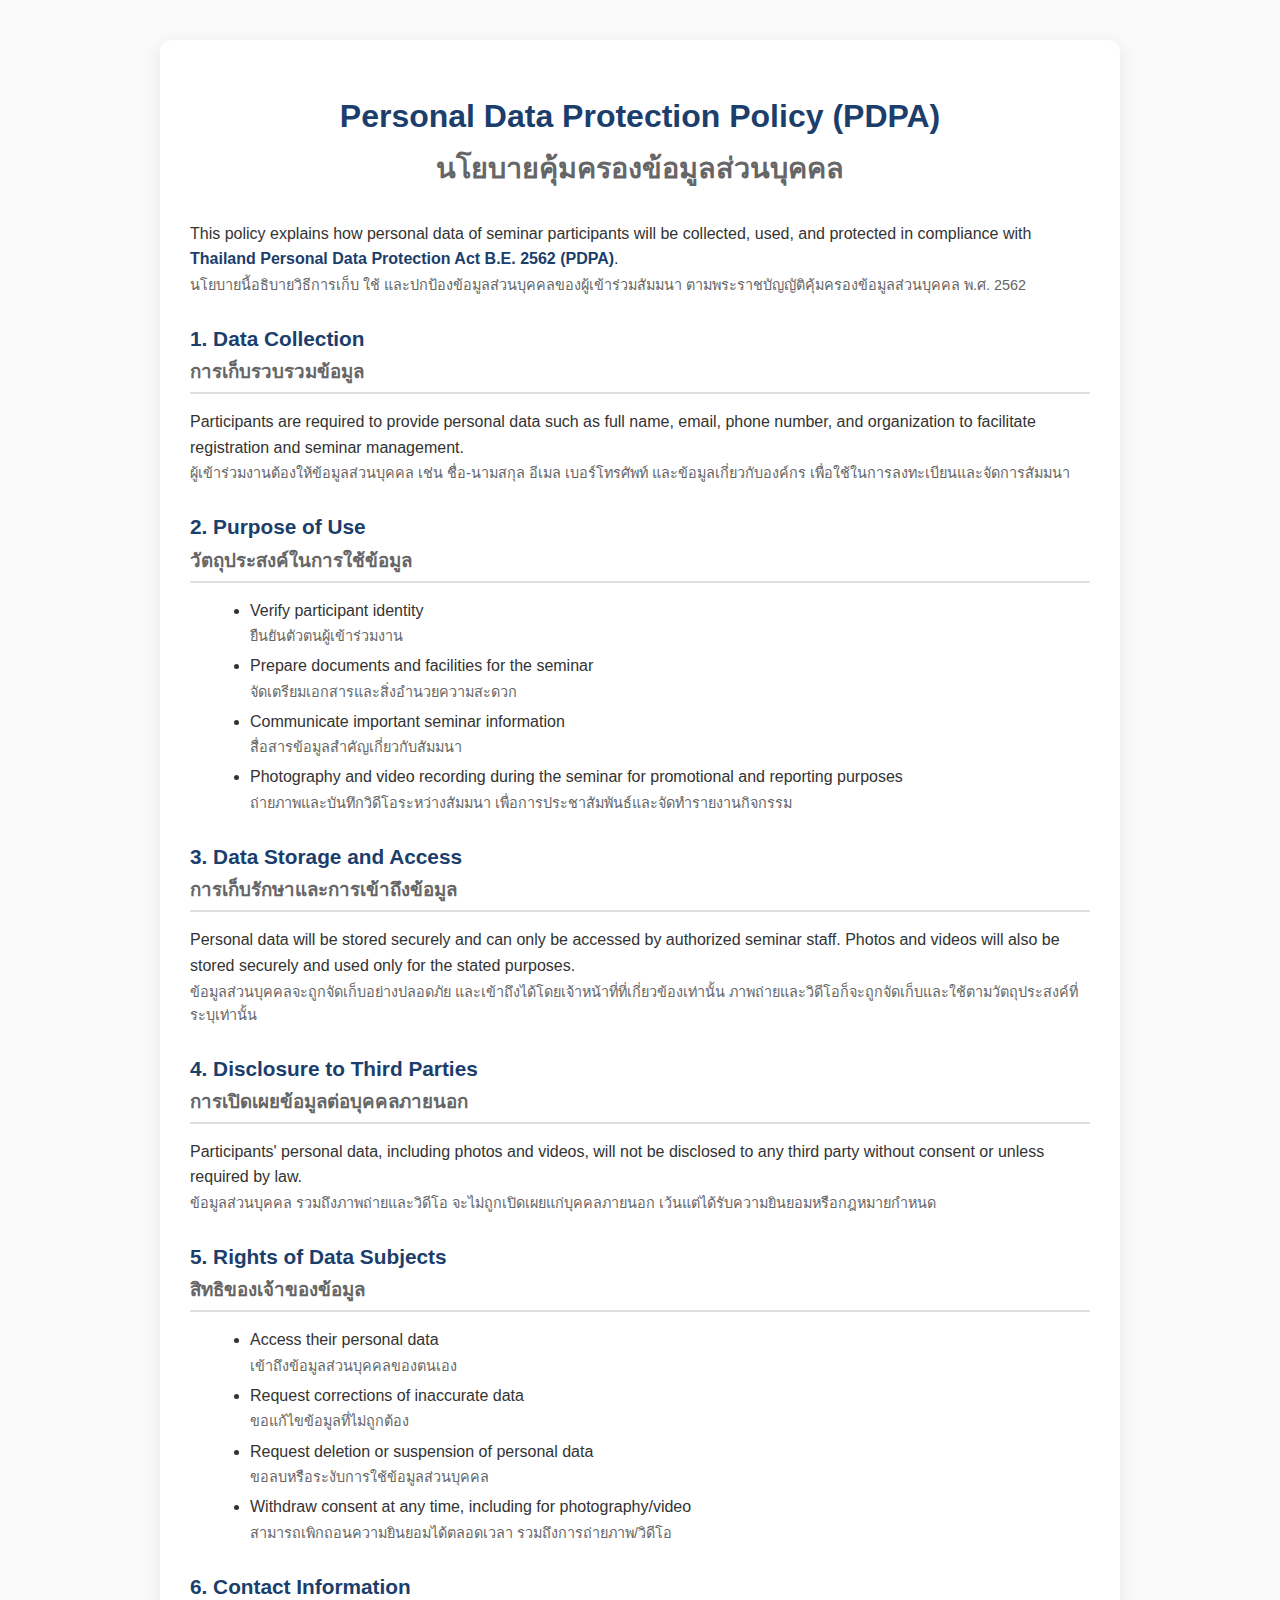
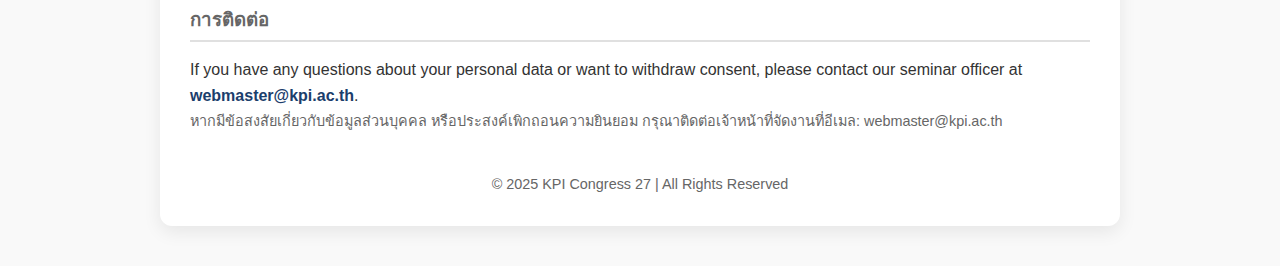
<file: pdpa.html>
<!DOCTYPE html>
<html lang="en">
<head>
  <meta charset="UTF-8">
  <meta name="viewport" content="width=device-width, initial-scale=1.0">
  <title>Personal Data Protection Policy (PDPA)</title>
  <style>
    /* ===== General Styles ===== */
    body {
      font-family: "Sarabun", "Helvetica Neue", Helvetica, Arial, sans-serif;
      background-color: #f9f9f9;
      color: #333;
      line-height: 1.6;
      margin: 0;
      padding: 0;
    }

    .container {
      max-width: 900px;
      margin: 40px auto;
      padding: 30px;
      background-color: #ffffff;
      border-radius: 12px;
      box-shadow: 0 6px 18px rgba(0,0,0,0.08);
    }

    h1, h2, h3 {
      color: #1b3e6c;
    }

    h1 {
      text-align: center;
      margin-bottom: 30px;
    }

    h2 {
      margin-top: 25px;
      margin-bottom: 15px;
      font-size: 1.3em;
      border-bottom: 2px solid #e0e0e0;
      padding-bottom: 5px;
    }

    p {
      margin: 10px 0;
      font-size: 1em;
    }

    ul {
      margin: 10px 0 10px 20px;
    }

    li {
      margin: 5px 0;
    }

    .sub {
      display: block;
      font-size: 0.9em;
      color: #666;
      margin-top: 2px;
    }

    .highlight {
      color: #1b3e6c;
      font-weight: 600;
    }

    .footer {
      text-align: center;
      margin-top: 40px;
      font-size: 0.9em;
      color: #666;
    }

    @media (max-width: 600px) {
      .container {
        padding: 20px;
        margin: 20px;
      }
    }
  </style>
</head>
<body>
  <div class="container">
    <h1>Personal Data Protection Policy (PDPA)<span class="sub">นโยบายคุ้มครองข้อมูลส่วนบุคคล</span></h1>

    <p>This policy explains how personal data of seminar participants will be collected, used, and protected in compliance with <span class="highlight">Thailand Personal Data Protection Act B.E. 2562 (PDPA)</span>.
       <span class="sub">นโยบายนี้อธิบายวิธีการเก็บ ใช้ และปกป้องข้อมูลส่วนบุคคลของผู้เข้าร่วมสัมมนา ตามพระราชบัญญัติคุ้มครองข้อมูลส่วนบุคคล พ.ศ. 2562</span>
    </p>

    <h2>1. Data Collection<span class="sub">การเก็บรวบรวมข้อมูล</span></h2>
    <p>Participants are required to provide personal data such as full name, email, phone number, and organization to facilitate registration and seminar management.
       <span class="sub">ผู้เข้าร่วมงานต้องให้ข้อมูลส่วนบุคคล เช่น ชื่อ-นามสกุล อีเมล เบอร์โทรศัพท์ และข้อมูลเกี่ยวกับองค์กร เพื่อใช้ในการลงทะเบียนและจัดการสัมมนา</span>
    </p>

    <h2>2. Purpose of Use<span class="sub">วัตถุประสงค์ในการใช้ข้อมูล</span></h2>
    <ul>
      <li>Verify participant identity <span class="sub">ยืนยันตัวตนผู้เข้าร่วมงาน</span></li>
      <li>Prepare documents and facilities for the seminar <span class="sub">จัดเตรียมเอกสารและสิ่งอำนวยความสะดวก</span></li>
      <li>Communicate important seminar information <span class="sub">สื่อสารข้อมูลสำคัญเกี่ยวกับสัมมนา</span></li>
      <li>Photography and video recording during the seminar for promotional and reporting purposes <span class="sub">ถ่ายภาพและบันทึกวิดีโอระหว่างสัมมนา เพื่อการประชาสัมพันธ์และจัดทำรายงานกิจกรรม</span></li>
    </ul>

    <h2>3. Data Storage and Access<span class="sub">การเก็บรักษาและการเข้าถึงข้อมูล</span></h2>
    <p>Personal data will be stored securely and can only be accessed by authorized seminar staff. Photos and videos will also be stored securely and used only for the stated purposes.
       <span class="sub">ข้อมูลส่วนบุคคลจะถูกจัดเก็บอย่างปลอดภัย และเข้าถึงได้โดยเจ้าหน้าที่ที่เกี่ยวข้องเท่านั้น ภาพถ่ายและวิดีโอก็จะถูกจัดเก็บและใช้ตามวัตถุประสงค์ที่ระบุเท่านั้น</span>
    </p>

    <h2>4. Disclosure to Third Parties<span class="sub">การเปิดเผยข้อมูลต่อบุคคลภายนอก</span></h2>
    <p>Participants' personal data, including photos and videos, will not be disclosed to any third party without consent or unless required by law.
       <span class="sub">ข้อมูลส่วนบุคคล รวมถึงภาพถ่ายและวิดีโอ จะไม่ถูกเปิดเผยแก่บุคคลภายนอก เว้นแต่ได้รับความยินยอมหรือกฎหมายกำหนด</span>
    </p>

    <h2>5. Rights of Data Subjects<span class="sub">สิทธิของเจ้าของข้อมูล</span></h2>
    <ul>
      <li>Access their personal data <span class="sub">เข้าถึงข้อมูลส่วนบุคคลของตนเอง</span></li>
      <li>Request corrections of inaccurate data <span class="sub">ขอแก้ไขข้อมูลที่ไม่ถูกต้อง</span></li>
      <li>Request deletion or suspension of personal data <span class="sub">ขอลบหรือระงับการใช้ข้อมูลส่วนบุคคล</span></li>
      <li>Withdraw consent at any time, including for photography/video <span class="sub">สามารถเพิกถอนความยินยอมได้ตลอดเวลา รวมถึงการถ่ายภาพ/วิดีโอ</span></li>
    </ul>

    <h2>6. Contact Information<span class="sub">การติดต่อ</span></h2>
    <p>If you have any questions about your personal data or want to withdraw consent, please contact our seminar officer at <span class="highlight">webmaster@kpi.ac.th</span>.
       <span class="sub">หากมีข้อสงสัยเกี่ยวกับข้อมูลส่วนบุคคล หรือประสงค์เพิกถอนความยินยอม กรุณาติดต่อเจ้าหน้าที่จัดงานที่อีเมล: webmaster@kpi.ac.th</span>
    </p>

    <div class="footer">
      © 2025 KPI Congress 27 | All Rights Reserved
    </div>
  </div>
</body>
</html>
</file>
